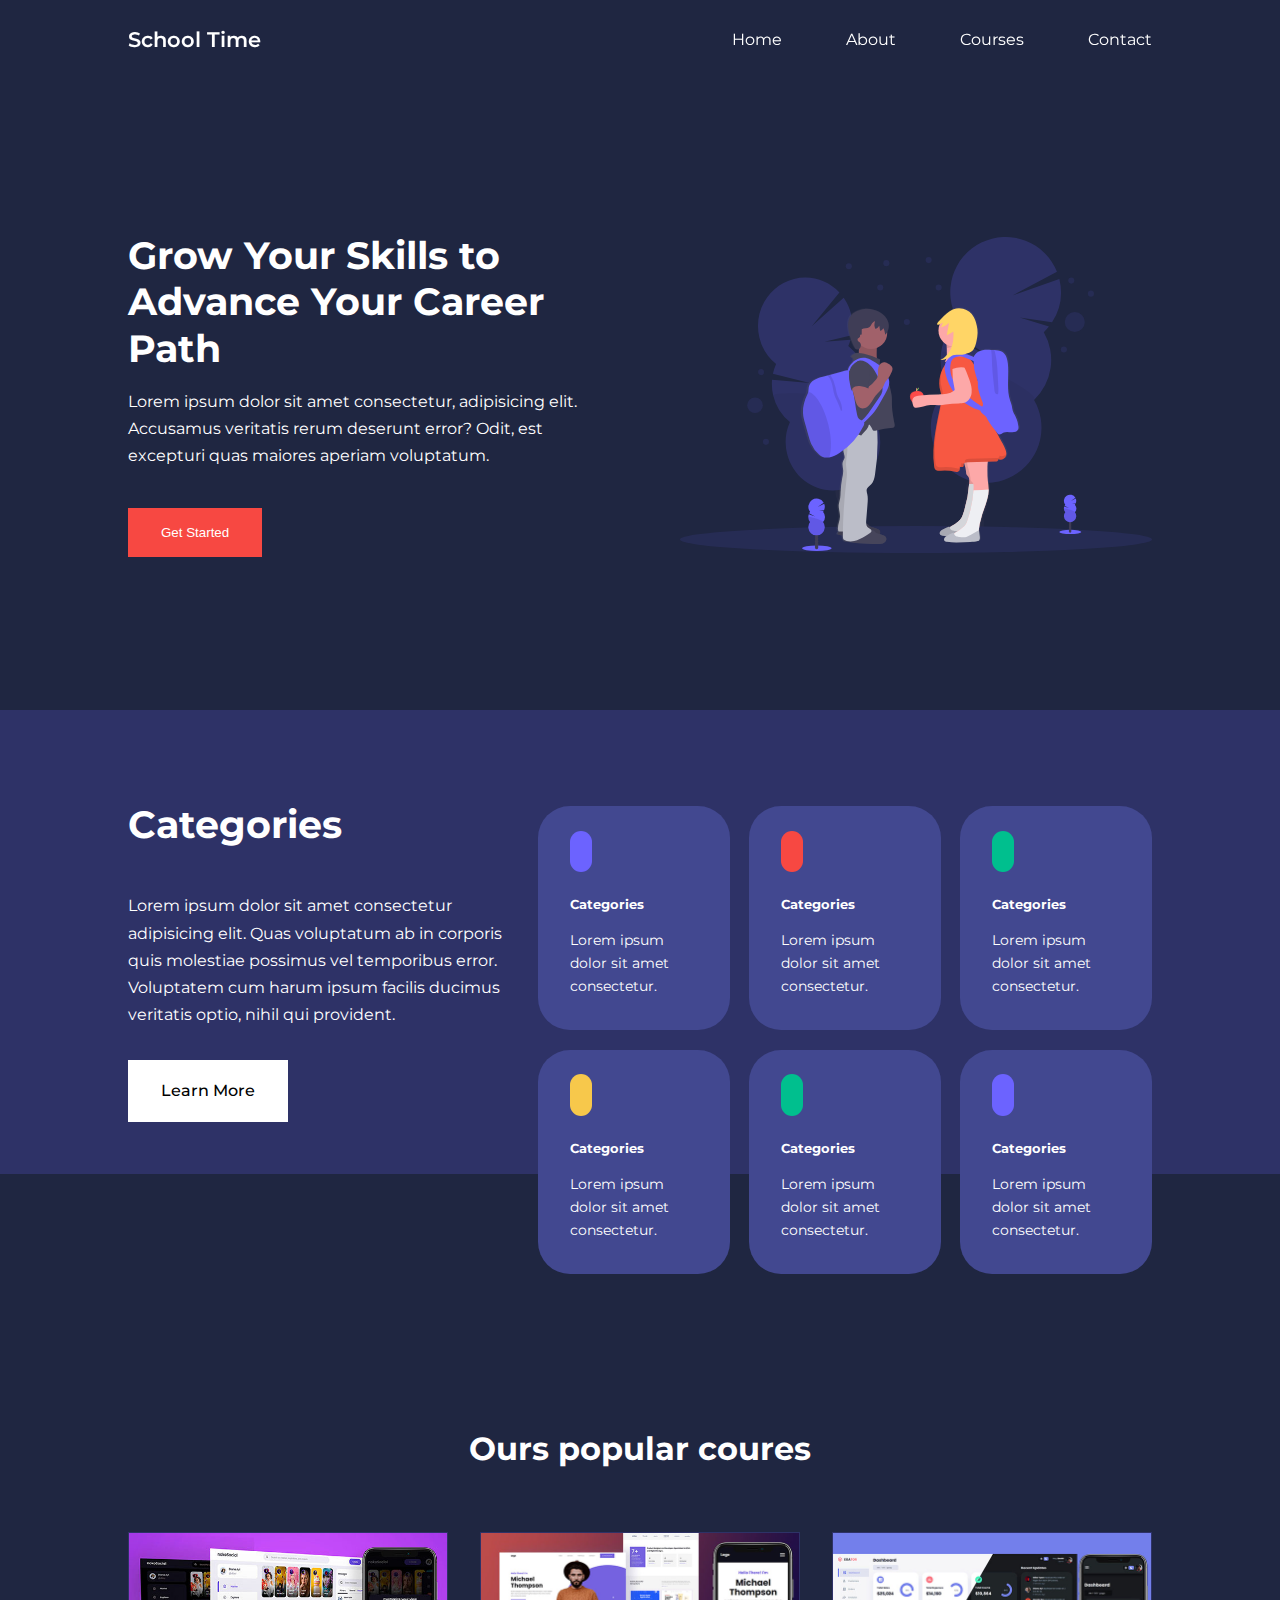
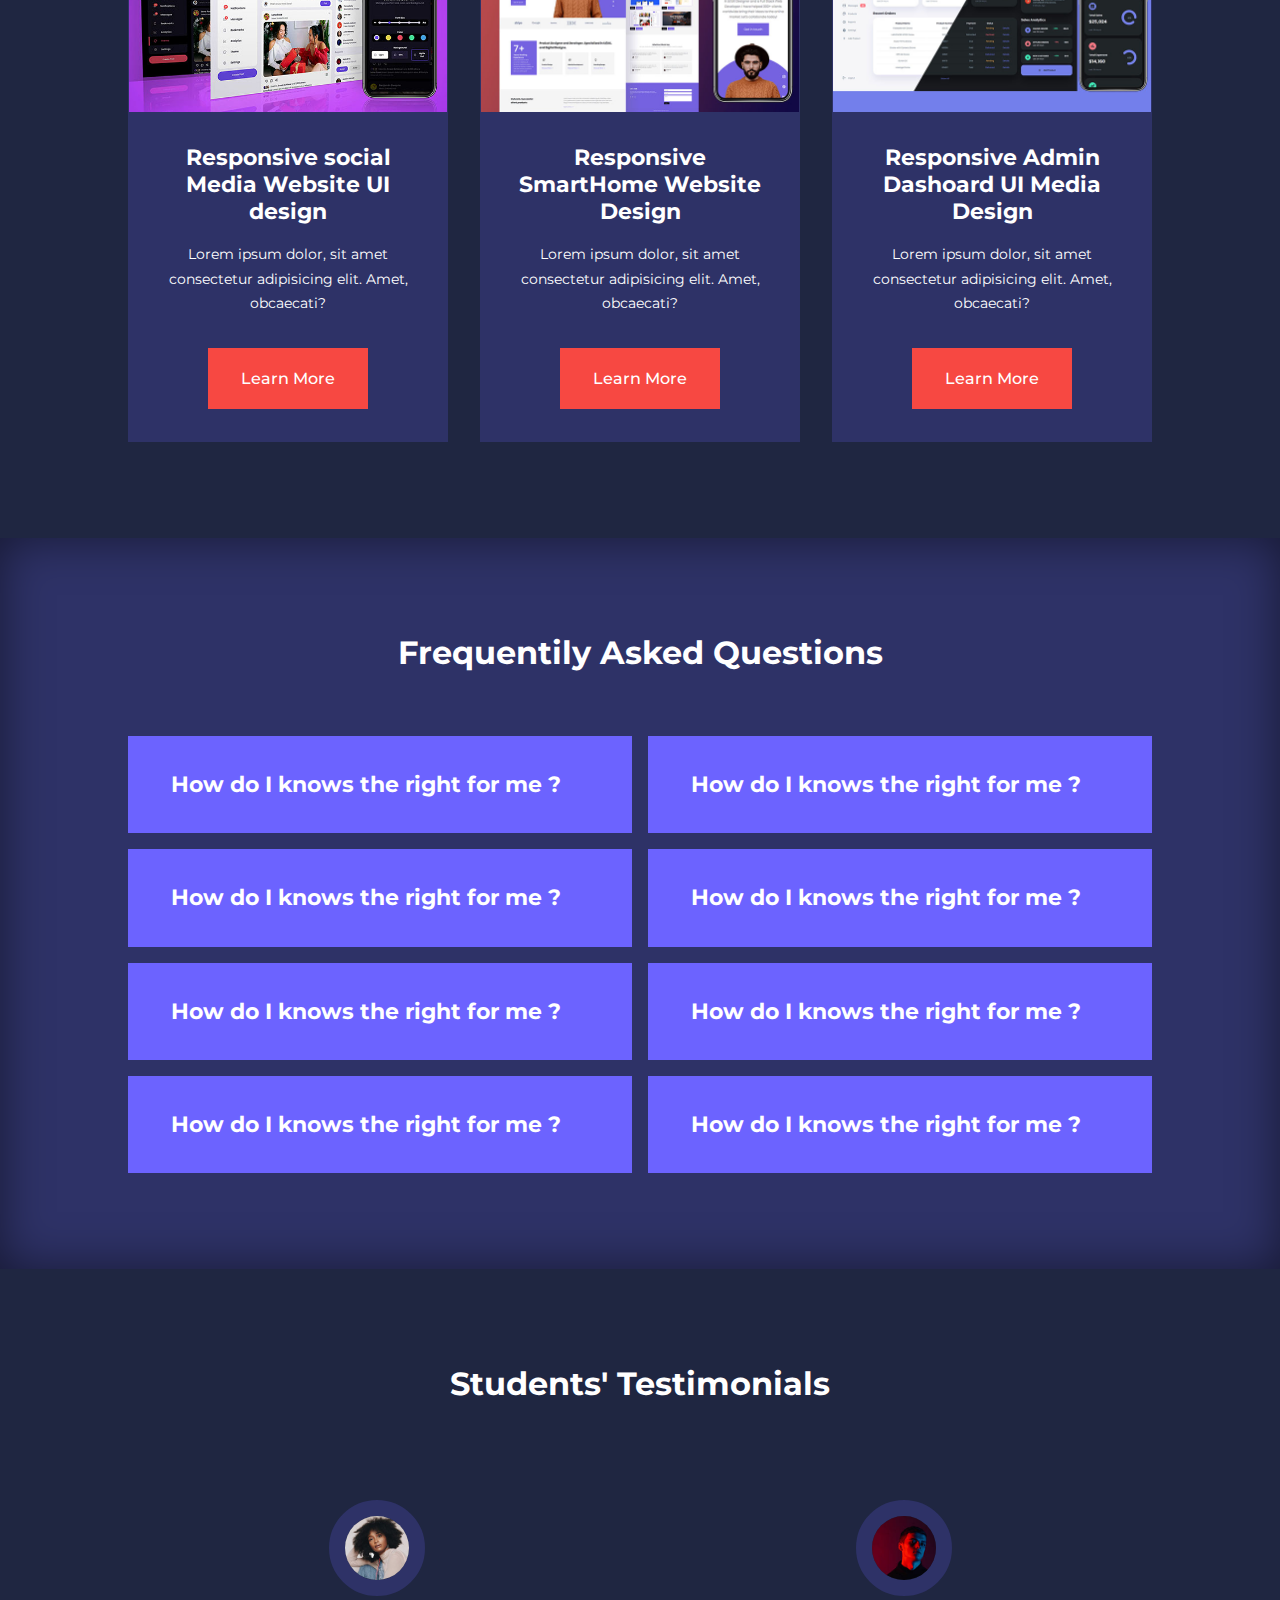
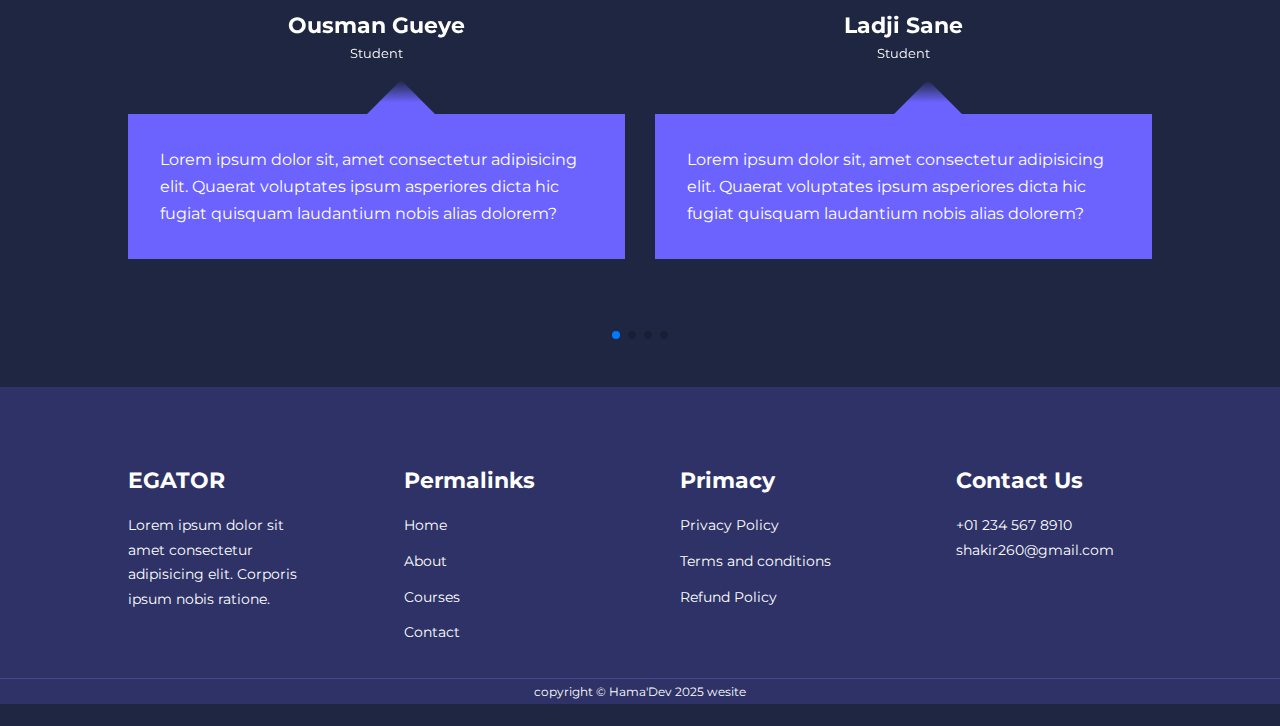
<file: Hospitol-web-site/index.html>
<!DOCTYPE html>
<html lang="en">
<head>
    <meta charset="UTF-8">
    <meta name="viewport" content="width=device-width, initial-scale=1.0">
    <title>Hospitals Website</title>
    
    <link rel="stylesheet" href="./css/styles.css">
    <link rel="preconnect" href="https://fonts.googleapis.com">
    <link rel="preconnect" href="https://fonts.gstatic.com" crossorigin>
    <link href="https://fonts.googleapis.com/css2?family=Montserrat:wght@300;400;500;600;700;800;900&display=swap" rel="stylesheet">
    <link rel="stylesheet" href="https://unicons.iconscout.com/release/v4.0.8/css/line.css">
    <link rel="stylesheet"href="https://cdn.jsdelivr.net/npm/swiper@11/swiper-bundle.min.css">
</head>
<body>

    <!---------------------------------------- Navigation ---------------------------------------->
    <nav>
        <div class="container nav_container">
            <a href="index.html" class="logo">School Time</a>
            <ul class="nav_menu">
                <li><a href="index.html">Home</a></li>
                <li><a href="about.html">About</a></li>
                <li><a href="courses.html">Courses</a></li>
                <li><a href="contact.html">Contact</a></li>
            </ul>
            <button id="open-menu-btn"><i class="uil uil-bars"></i></button>
            <button id="close-menu-btn"><i class="uil uil-multiply"></i></button>
        </div>
    </nav>

    <!---------------------------------------- Header ---------------------------------------->
    <header>
       <div class="container header_container">
            <div class="header_left">
                <h1>Grow Your Skills to Advance Your Career Path</h1>
                <p>Lorem ipsum dolor sit amet consectetur, adipisicing elit. Accusamus veritatis rerum deserunt error? Odit, est excepturi quas maiores aperiam voluptatum.</p>
                <button class="btn btn-primary">Get Started</button>
            </div>
            <div class="header_right">
                <div class="header_image-right">
                    <img src="./assetes/header.svg" alt="photo">
                </div>
            </div>
       </div>
    </header>
    <!---------------------------------------- section categotires ---------------------------------------->

    <section class="categories">
        <div class="container categories_container">
            <div class="categories_left">
                <h1>Categories</h1>
                <p>
                    Lorem ipsum dolor sit amet consectetur adipisicing elit. Quas voluptatum ab in corporis quis molestiae
                    possimus vel temporibus error. Voluptatem cum harum ipsum facilis ducimus veritatis optio, nihil qui
                    provident.
                </p>
                <a href="#" class="btn">Learn More</a>
            </div>
            
            <div class="categories_right">
                <article class="category">
                    <span class="categories_icon"><i class="uil uil-puzzle-piece"></i></span>
                    <h5>Categories</h5>
                    <p>Lorem ipsum dolor sit amet consectetur.</p>
                </article>
                
                <article class="category">
                    <span class="categories_icon"><i class="uil uil-bitcoin"></i></span>
                    <h5>Categories</h5>
                    <p>Lorem ipsum dolor sit amet consectetur.</p>
                </article>
    
                <article class="category">
                    <span class="categories_icon"><i class="uil uil-dollar-sign usd-icon"></i></span>
                    <h5>Categories</h5>
                    <p>Lorem ipsum dolor sit amet consectetur.</p>
                </article>
    
                <article class="category">
                    <span class="categories_icon"><i class="uil uil-chart-growth"></i></span>
                    <h5>Categories</h5>
                    <p>Lorem ipsum dolor sit amet consectetur.</p>
                </article>
    
                <article class="category">
                    <span class="categories_icon"><i class="uil uil-megaphone"></i></span>
                    <h5>Categories</h5>
                    <p>Lorem ipsum dolor sit amet consectetur.</p>
                </article>
    
                <article class="category">
                    <span class="categories_icon"><i class="uil uil-music"></i></span>
                    <h5>Categories</h5>
                    <p>Lorem ipsum dolor sit amet consectetur.</p>
                </article>
            </div>
        </div>
    </section>
    <!---------------------------------------- section categotires  end---------------------------------------->

    <!---------------------------------------- section courses  star---------------------------------------->
    <section class="coures">
        <h2>Ours popular coures</h2>
        <div class="container coures_container">
            <article class="coure">
                <div class="coure_images">
                    <img src="./assetes/course1.jpg" alt="">
                </div>
                <div class="coures_info">
                    <h4>Responsive social Media Website UI design</h4>
                    <p> Lorem ipsum dolor, sit amet consectetur adipisicing elit. Amet, obcaecati?</p>
                    <a href="courses.html" class="btn btn-primary">Learn More</a>
                </div>
            </article>

            <article class="coure">
                <div class="coure_images">
                    <img src="./assetes/course2.jpg" alt="">
                </div>
                <div class="coures_info">
                    <h4>Responsive SmartHome  Website  Design</h4>
                    <p> Lorem ipsum dolor, sit amet consectetur adipisicing elit. Amet, obcaecati?</p>
                    <a href="courses.html" class="btn btn-primary">Learn More</a>
                </div>
            </article>

           <article class="coure">
                <div class="coure_images">
                    <img src="./assetes/course3.jpg" alt="">
                </div>
                <div class="coures_info">
                    <h4>Responsive Admin Dashoard UI Media  Design</h4>
                    <p> Lorem ipsum dolor, sit amet consectetur adipisicing elit. Amet, obcaecati?</p>
                    <a href="courses.html" class="btn btn-primary">Learn More</a>
                </div>
            </article>
    
               

        </div>

    </section>
    <!---------------------------------------- section categotires  end-------------------------------->
    <!---------------------------------------- section fas  end---------------------------------------->
    <section class="faqs">
        <h2>Frequentily Asked Questions</h2>
        <div class="container faqs_container">
            <article class="faq">
                <div class="faq_icon"><i class="uil uil-plus"></i></div>
                <div class="question_answers">
                    <h4>How do I knows the right for me ? </h4>
                    <p> Lorem ipsum dolor sit amet consectetur, adipisicing elit. Eligendi nam atque vitae itaque deserunt 
                        consequatur accusantium repellat voluptatem cumque obcaecati!</p>
                </div>
            </article>
            
            <article class="faq">
                <div class="faq_icon"><i class="uil uil-plus"></i></div>
                <div class="question_answers">
                    <h4>How do I knows the right for me ? </h4>
                    <p> Lorem ipsum dolor sit amet consectetur, adipisicing elit. Eligendi nam atque vitae itaque deserunt 
                        consequatur accusantium repellat voluptatem cumque obcaecati!</p>
                </div>
            </article>

            <article class="faq">
                <div class="faq_icon"><i class="uil uil-plus"></i></div>
                <div class="question_answers">
                    <h4>How do I knows the right for me ? </h4>
                    <p> Lorem ipsum dolor sit amet consectetur, adipisicing elit. Eligendi nam atque vitae itaque deserunt 
                        consequatur accusantium repellat voluptatem cumque obcaecati!</p>
                </div>
            </article>

            <article class="faq">
                <div class="faq_icon"><i class="uil uil-plus"></i></div>
                <div class="question_answers">
                    <h4>How do I knows the right for me ? </h4>
                    <p> Lorem ipsum dolor sit amet consectetur, adipisicing elit. Eligendi nam atque vitae itaque deserunt 
                        consequatur accusantium repellat voluptatem cumque obcaecati!</p>
                </div>
            </article>

            <article class="faq">
                <div class="faq_icon"><i class="uil uil-plus"></i></div>
                <div class="question_answers">
                    <h4>How do I knows the right for me ? </h4>
                    <p> Lorem ipsum dolor sit amet consectetur, adipisicing elit. Eligendi nam atque vitae itaque deserunt 
                        consequatur accusantium repellat voluptatem cumque obcaecati!</p>
                </div>
            </article>

            <article class="faq">
                <div class="faq_icon"><i class="uil uil-plus"></i></div>
                <div class="question_answers">
                    <h4>How do I knows the right for me ? </h4>
                    <p> Lorem ipsum dolor sit amet consectetur, adipisicing elit. Eligendi nam atque vitae itaque deserunt 
                        consequatur accusantium repellat voluptatem cumque obcaecati!</p>
                </div>
            </article>

            <article class="faq">
                <div class="faq_icon"><i class="uil uil-plus"></i></div>
                <div class="question_answers">
                    <h4>How do I knows the right for me ? </h4>
                    <p> Lorem ipsum dolor sit amet consectetur, adipisicing elit. Eligendi nam atque vitae itaque deserunt 
                        consequatur accusantium repellat voluptatem cumque obcaecati!</p>
                </div>
            </article>

            <article class="faq">
                <div class="faq_icon"><i class="uil uil-plus"></i></div>
                <div class="question_answers">
                    <h4>How do I knows the right for me ? </h4>
                    <p> Lorem ipsum dolor sit amet consectetur, adipisicing elit. Eligendi nam atque vitae itaque deserunt 
                        consequatur accusantium repellat voluptatem cumque obcaecati!</p>
                </div>
            </article>
        </div>
    </section>
    <!---------------------------------------- section faqs  end---------------------------------------->
    <!-----------------------_container----------------- section testimonials  star---------------------------------------->
    <section class="container testimonials_container mySwiper">
        <h2>Students' Testimonials</h2>
        <div class="swiper-wrapper">
            <article class="testimonial swiper-slide">
                <div class="avatar">
                    <img src="./assetes/avatar1.jpg" alt="avatar">
                    </div>
                    <div class="testimonials_info">
                        <h4>Ousman Gueye</h4>
                        <small>Student</small>
                    </div>
                    <div class="testimonials_body">
                        <p>Lorem ipsum dolor sit, amet consectetur adipisicing elit.
                             Quaerat voluptates ipsum asperiores dicta hic fugiat 
                             quisquam laudantium nobis alias dolorem?</p>
                    </div>
            </article>
            <article class="testimonial swiper-slide">
                <div class="avatar">
                    <img src="./assetes/avatar2.jpg" alt="avatar">
                    </div>
                    <div class="testimonials_info">
                        <h4>Ladji Sane</h4>
                        <small>Student</small>
                    </div>
                    <div class="testimonials_body">
                        <p>Lorem ipsum dolor sit, amet consectetur adipisicing elit.
                             Quaerat voluptates ipsum asperiores dicta hic fugiat 
                             quisquam laudantium nobis alias dolorem?</p>
                    </div>
            </article>
            <article class="testimonial swiper-slide">
                <div class="avatar">
                    <img src="./assetes/avatar3.jpg" alt="avatar">
                    </div>
                    <div class="testimonials_info">
                        <h4>Kristain Alice</h4>
                        <small>Student</small>
                    </div>
                    <div class="testimonials_body">
                        <p>Lorem ipsum dolor sit, amet consectetur adipisicing elit.
                             Quaerat voluptates ipsum asperiores dicta hic fugiat 
                             quisquam laudantium nobis alias dolorem?</p>
                    </div>
            </article>
            <article class="testimonial swiper-slide">
                <div class="avatar">
                    <img src="./assetes/avatar4.jpg" alt="avatar">
                    </div>
                    <div class="testimonials_info">
                        <h4>houphouet Gueye</h4>
                        <small>Student</small>
                    </div>
                    <div class="testimonials_body">
                        <p>Lorem ipsum dolor sit, amet consectetur adipisicing elit.
                             Quaerat voluptates ipsum asperiores dicta hic fugiat 
                             quisquam laudantium nobis alias dolorem?</p>
                    </div>
            </article>
            <article class="testimonial swiper-slide">
                <div class="avatar">
                    <img src="./assetes/avatar5.jpg" alt="avatar">
                    </div>
                    <div class="testimonials_info">
                        <h4>Hadja Bintu</h4>
                        <small>Student</small>
                    </div>
                    <div class="testimonials_body">
                        <p>Lorem ipsum dolor sit, amet consectetur adipisicing elit.
                             Quaerat voluptates ipsum asperiores dicta hic fugiat 
                             quisquam laudantium nobis alias dolorem?
                            </p>
                    </div>
            </article>
        </div>
        <div class="swiper-pagination"></div>
    </section>
    <!---------------------------------------- section testimonials  end---------------------------------------->

    <!---------------------------------------- section footer  star---------------------------------------->
    <footer>
        <div class="container footer_container">
            <div class="footer_1">
                <a href="index.html" class="footer_logo"><h4>EGATOR</h4></a>
                <p>
                    Lorem ipsum dolor sit amet consectetur adipisicing elit. Corporis ipsum nobis ratione.
                </p>
            </div>
            <div class="footer_2">
                <h4>Permalinks</h4>
                <ul class="permalinks">
                    <li><a href="index.html">Home</a></li>
                    <li><a href="about.html">About</a></li>
                    <li><a href="courses.html">Courses</a></li>
                    <li><a href="contact.html">Contact</a></li>
                </ul>
            </div>
            <div class="footer_3">
                <h4>Primacy</h4>
                <ul class="privacy">
                    <li><a href="#">Privacy Policy</a></li>
                    <li><a href="#">Terms and conditions</a></li>
                    <li><a href="#">Refund Policy</a></li>
                </ul>
            </div>
            <div class="footer_4">
                <h4>Contact Us</h4>
                <div>
                    <p>+01 234 567 8910</p>
                    <p>shakir260@gmail.com</p>
                </div>
                <ul class="footer_socials">
                    <li>
                        <a href="#"><i class="uil uil-facebook-f"></i></a>
                    </li>
                    <li>
                        <a href="#"><i class="uil uil-instagram-alt"></i></a>
                    </li>
                    <li>
                        <a href="#"><i class="uil uil-twitter"></i></a>
                    </li>
                    <li>
                        <a href="#"><i class="uil uil-linkedin-alt"></i></a>
                    </li>
                </ul>                
            </div>                
        </div>
        <div class="footer_copyright">
            <small>copyright &copy; Hama'Dev 2025 wesite</small>
           </div> 
    </footer>
    <!---------------------------------------- section footer  end---------------------------------------->

    

<script src="https://cdn.jsdelivr.net/npm/swiper@11/swiper-bundle.min.js"></script>
<script src="./js/main.js"></script>
<script>
    var swiper = new Swiper(".mySwiper", {
      slidesPerView: 1,
      spaceBetween: 30,
      pagination: {
        el: ".swiper-pagination",
        clickable: true,
      },
      // when windows is >=600px
      breakpoints: {
        600: { 
        slidesPerView: 2 
    }
}

    });
  </script>
</body>
</html>
</file>
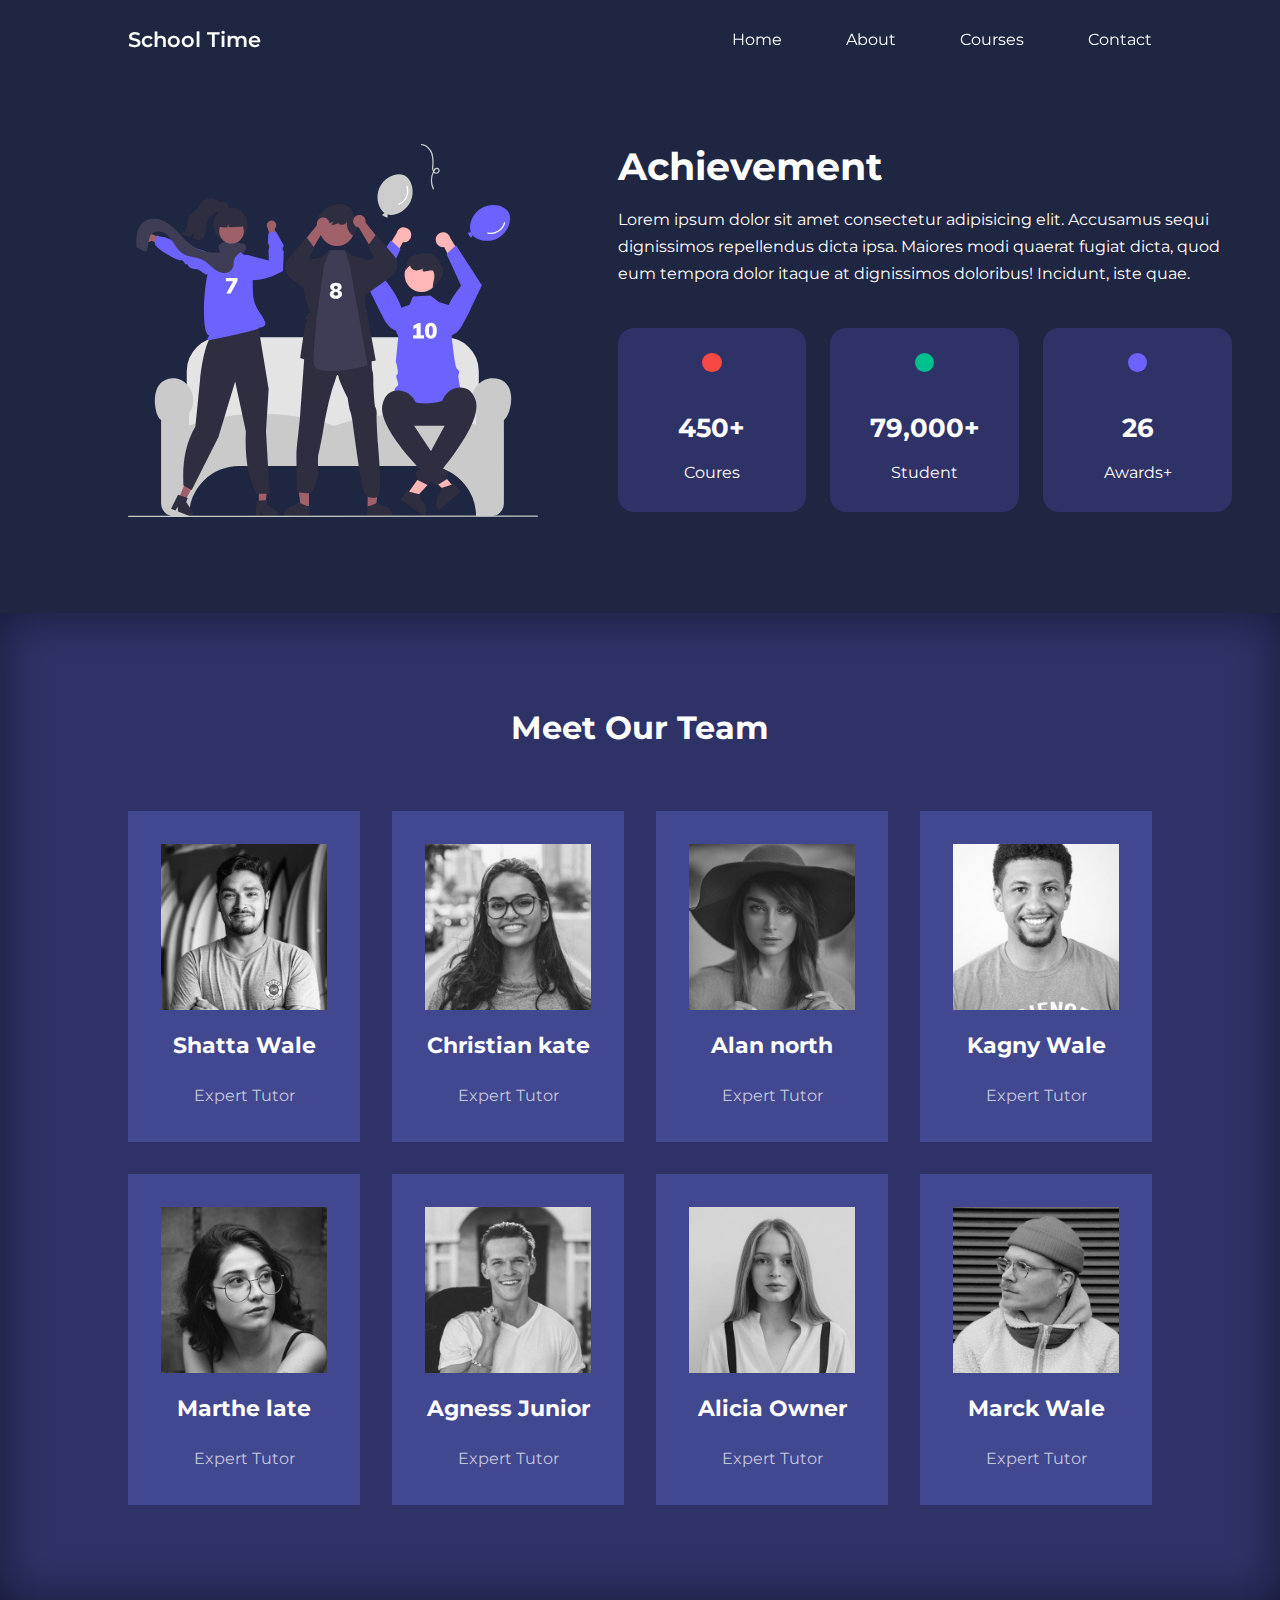
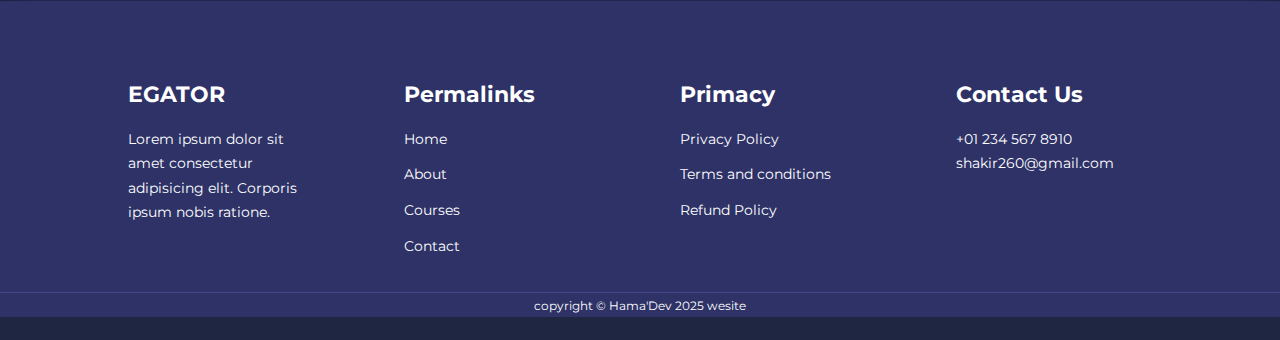
<file: Hospitol-web-site/about.html>
<!DOCTYPE html>
<html lang="en">
<head>
    <meta charset="UTF-8">
    <meta name="viewport" content="width=device-width, initial-scale=1.0">
    <title>Hospitals Website</title>
    
    <link rel="stylesheet" href="./css/styles.css">
    <link rel="stylesheet" href="./css/about.css">
    <link rel="preconnect" href="https://fonts.googleapis.com">
    <link rel="preconnect" href="https://fonts.gstatic.com" crossorigin>
    <link href="https://fonts.googleapis.com/css2?family=Montserrat:wght@300;400;500;600;700;800;900&display=swap" rel="stylesheet">
    <link rel="stylesheet" href="https://unicons.iconscout.com/release/v4.0.8/css/line.css">
</head>
<body>

    <!---------------------------------------- Navigation ---------------------------------------->
    <nav>
        <div class="container nav_container">
            <a href="index.html" class="logo">School Time</a>
            <ul class="nav_menu">
                <li><a href="index.html">Home</a></li>
                <li><a href="about.html">About</a></li>
                <li><a href="courses.html">Courses</a></li>
                <li><a href="">Contact</a></li>
            </ul>
            <button id="open-menu-btn"><i class="uil uil-bars"></i></button>
            <button id="close-menu-btn"><i class="uil uil-multiply"></i></button>
        </div>
    </nav>
    <!---------------------------------------- Navigation ---------------------------------------->

    <!---------------------------------------- section about---------------------------------------->

    <section class="about_achievement">
        <div class="container about_achievement-container">
            <div class="about_achievement-left">
                <img src="./assetes/about achievements.svg" alt="">
            </div>
            <div class="about_achievement-right">
                <h1>Achievement</h1>
                <p>
                    Lorem ipsum dolor sit amet consectetur adipisicing elit.
                     Accusamus sequi dignissimos repellendus dicta ipsa.
                     Maiores modi quaerat fugiat dicta, quod eum tempora dolor
                      itaque at dignissimos doloribus! Incidunt, iste quae.
                </p>
                <div class="achievement_cards">
                    <article class="achievement_card">
                        <span class="achievemnt_icon">
                            <i class="uil uil-video"></i>
                        </span>
                        <h3>450+</h3>
                        <p>Coures</p>
                    </article>

                    <article class="achievement_card">
                        <span class="achievemnt_icon">
                            <i class="uil uil-users-alt"></i>
                        </span>
                        <h3>79,000+</h3>
                        <p>Student</p>
                    </article>

                    <article class="achievement_card">
                        <span class="achievemnt_icon">
                            <i class="uil uil-trophy"></i>
                        </span>
                        <h3>26</h3>
                        <p>Awards+</p>
                    </article>
                </div>
            </div>

        </div>
    </section>
    <!---------------------------------------- section about ---------------------------------------->
    <!---------------------------------------- section  team---------------------------------------->
    <section class="team">
        <h2>Meet Our Team</h1>
        <div class="container team_container">
            <article class="team_membre">
                <div class="team_membre-image">
                    <img src="./assetes/tm1.jpg" alt="">
                </div>
                <div class="team_membre-info">
                    <h4>Shatta Wale</h4>
                    <p>Expert Tutor</p>
                </div>
                <div class="team_membre-socials">
                    <a href="https://www.instagram.com/"><i class="uil uil-instagram"></i></a>
                    <a href="https://www.instagram.com/"><i class="uil uil-twitter-alt"></i></a>
                    <a href="https://www.instagram.com/"><i class="uil uil-linkedin-alt"></i></a>

                </div>
            </article>

            <article class="team_membre">
                <div class="team_membre-image">
                    <img src="./assetes/tm2.jpg" alt="">
                </div>
                <div class="team_membre-info">
                    <h4>Christian kate</h4>
                    <p>Expert Tutor</p>
                </div>
                <div class="team_membre-socials">
                    <a href="https://www.instagram.com/"><i class="uil uil-instagram"></i></a>
                    <a href="https://www.instagram.com/"><i class="uil uil-twitter-alt"></i></a>
                    <a href="https://www.instagram.com/"><i class="uil uil-linkedin-alt"></i></a>

                </div>
            </article>

            <article class="team_membre">
                <div class="team_membre-image">
                    <img src="./assetes/tm3.jpg" alt="">
                </div>
                <div class="team_membre-info">
                    <h4>Alan north</h4>
                    <p>Expert Tutor</p>
                </div>
                <div class="team_membre-socials">
                    <a href="https://www.instagram.com/"><i class="uil uil-instagram"></i></a>
                    <a href="https://www.instagram.com/"><i class="uil uil-twitter-alt"></i></a>
                    <a href="https://www.instagram.com/"><i class="uil uil-linkedin-alt"></i></a>

                </div>
            </article>

            <article class="team_membre">
                <div class="team_membre-image">
                    <img src="./assetes/tm4.jpg" alt="">
                </div>
                <div class="team_membre-info">
                    <h4>Kagny Wale</h4>
                    <p>Expert Tutor</p>
                </div>
                <div class="team_membre-socials">
                    <a href="https://www.instagram.com/"><i class="uil uil-instagram"></i></a>
                    <a href="https://www.instagram.com/"><i class="uil uil-twitter-alt"></i></a>
                    <a href="https://www.instagram.com/"><i class="uil uil-linkedin-alt"></i></a>

                </div>
            </article>

            <article class="team_membre">
                <div class="team_membre-image">
                    <img src="./assetes/tm5.jpg" alt="">
                </div>
                <div class="team_membre-info">
                    <h4>Marthe late</h4>
                    <p>Expert Tutor</p>
                </div>
                <div class="team_membre-socials">
                    <a href="https://www.instagram.com/"><i class="uil uil-instagram"></i></a>
                    <a href="https://www.instagram.com/"><i class="uil uil-twitter-alt"></i></a>
                    <a href="https://www.instagram.com/"><i class="uil uil-linkedin-alt"></i></a>

                </div>
            </article>

            <article class="team_membre">
                <div class="team_membre-image">
                    <img src="./assetes/tm6.jpg" alt="">
                </div>
                <div class="team_membre-info">
                    <h4>Agness Junior</h4>
                    <p>Expert Tutor</p>
                </div>
                <div class="team_membre-socials">
                    <a href="https://www.instagram.com/"><i class="uil uil-instagram"></i></a>
                    <a href="https://www.instagram.com/"><i class="uil uil-twitter-alt"></i></a>
                    <a href="https://www.instagram.com/"><i class="uil uil-linkedin-alt"></i></a>

                </div>
            </article>

            <article class="team_membre">
                <div class="team_membre-image">
                    <img src="./assetes/tm7.jpg" alt="">
                </div>
                <div class="team_membre-info">
                    <h4>Alicia Owner</h4>
                    <p>Expert Tutor</p>
                </div>
                <div class="team_membre-socials">
                    <a href="https://www.instagram.com/"><i class="uil uil-instagram"></i></a>
                    <a href="https://www.instagram.com/"><i class="uil uil-twitter-alt"></i></a>
                    <a href="https://www.instagram.com/"><i class="uil uil-linkedin-alt"></i></a>

                </div>
            </article>

            <article class="team_membre">
                <div class="team_membre-image">
                    <img src="./assetes/tm8.jpg" alt="">
                </div>
                <div class="team_membre-info">
                    <h4>Marck Wale</h4>
                    <p>Expert Tutor</p>
                </div>
                <div class="team_membre-socials">
                    <a href="https://www.instagram.com/"><i class="uil uil-instagram"></i></a>
                    <a href="https://www.instagram.com/"><i class="uil uil-twitter-alt"></i></a>
                    <a href="https://www.instagram.com/"><i class="uil uil-linkedin-alt"></i></a>

                </div>
            </article>

        </div>
    </section>

    <footer>
        <div class="container footer_container">
            <div class="footer_1">
                <a href="index.html" class="footer_logo"><h4>EGATOR</h4></a>
                <p>
                    Lorem ipsum dolor sit amet consectetur adipisicing elit. Corporis ipsum nobis ratione.
                </p>
            </div>
            <div class="footer_2">
                <h4>Permalinks</h4>
                <ul class="permalinks">
                    <li><a href="index.html">Home</a></li>
                    <li><a href="about.html">About</a></li>
                    <li><a href="courses.html">Courses</a></li>
                    <li><a href="contact.html">Contact</a></li>
                </ul>
            </div>
            <div class="footer_3">
                <h4>Primacy</h4>
                <ul class="privacy">
                    <li><a href="#">Privacy Policy</a></li>
                    <li><a href="#">Terms and conditions</a></li>
                    <li><a href="#">Refund Policy</a></li>
                </ul>
            </div>
            <div class="footer_4">
                <h4>Contact Us</h4>
                <div>
                    <p>+01 234 567 8910</p>
                    <p>shakir260@gmail.com</p>
                </div>
                <ul class="footer_socials">
                    <li>
                        <a href="#"><i class="uil uil-facebook-f"></i></a>
                    </li>
                    <li>
                        <a href="#"><i class="uil uil-instagram-alt"></i></a>
                    </li>
                    <li>
                        <a href="#"><i class="uil uil-twitter"></i></a>
                    </li>
                    <li>
                        <a href="#"><i class="uil uil-linkedin-alt"></i></a>
                    </li>
                </ul>                
            </div>                
        </div>
        <div class="footer_copyright">
            <small>copyright &copy; Hama'Dev 2025 wesite</small>
           </div> 
    </footer>
    <!---------------------------------------- section footer  end---------------------------------------->

    

<script src="./js/main.js"></script>
</body>
</html>
</file>
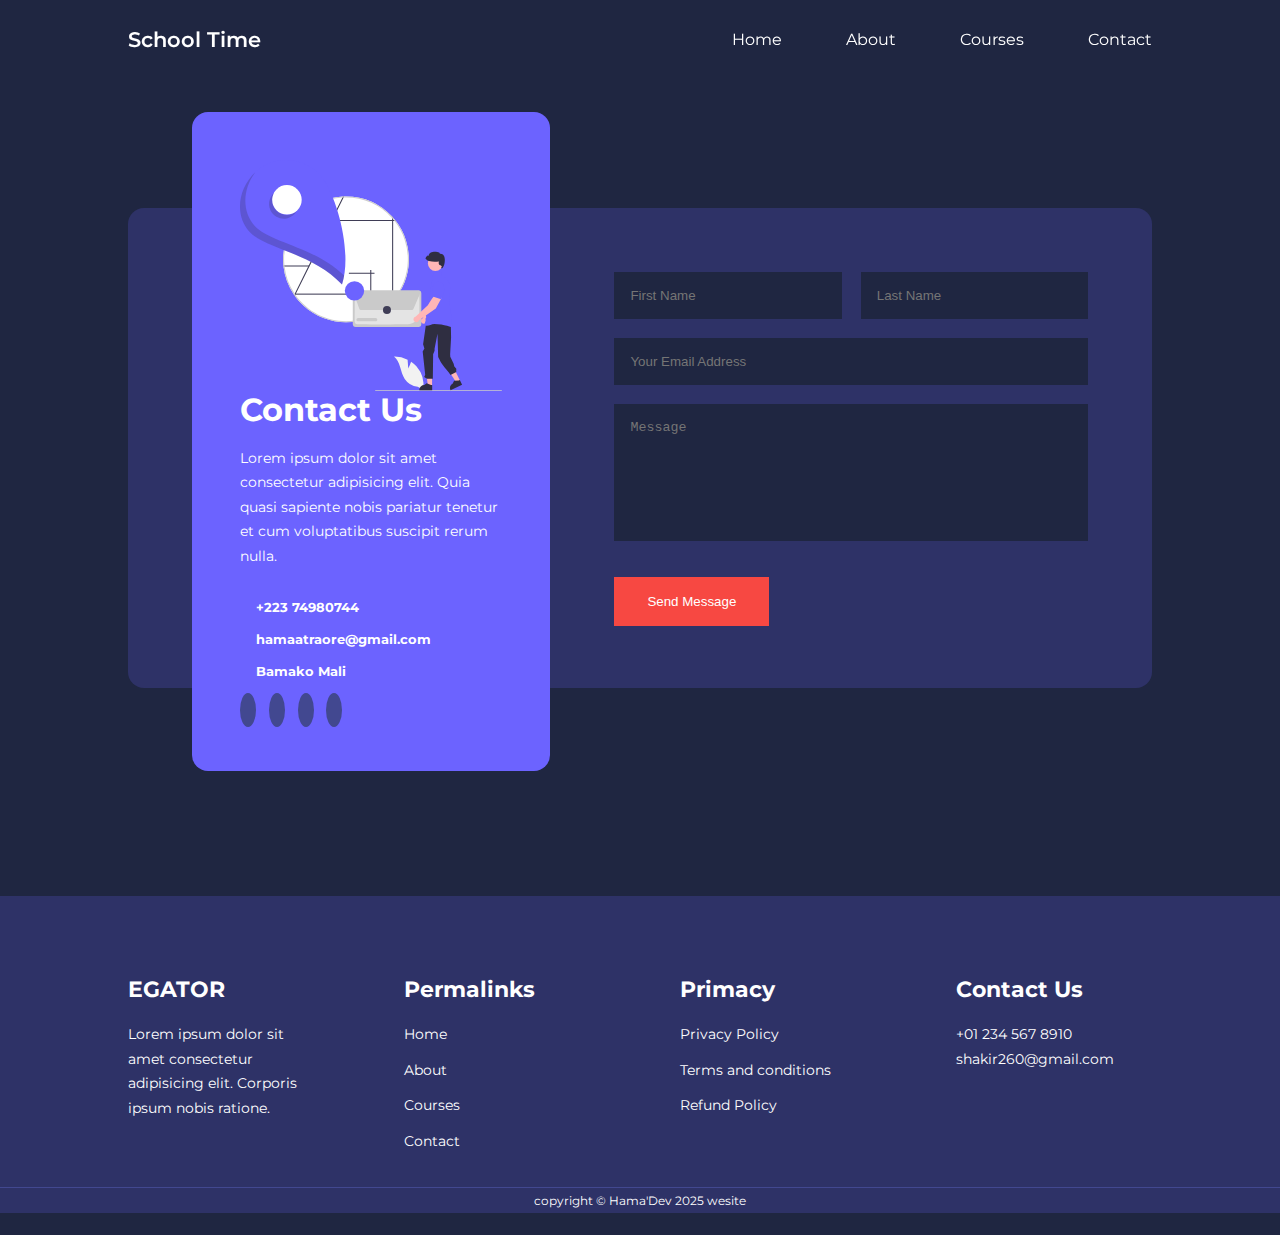
<file: Hospitol-web-site/contact.html>
<!DOCTYPE html>
<html lang="en">
<head>
    <meta charset="UTF-8">
    <meta name="viewport" content="width=device-width, initial-scale=1.0">
    <title>Hospitals Website</title>
    
    <link rel="stylesheet" href="./css/styles.css">
    <link rel="stylesheet" href="./css/Contact.css">
    <link rel="preconnect" href="https://fonts.googleapis.com">
    <link rel="preconnect" href="https://fonts.gstatic.com" crossorigin>
    <link href="https://fonts.googleapis.com/css2?family=Montserrat:wght@300;400;500;600;700;800;900&display=swap" rel="stylesheet">
    <link rel="stylesheet" href="https://unicons.iconscout.com/release/v4.0.8/css/line.css">
</head>
<body>

    <!---------------------------------------- Navigation ---------------------------------------->
    <nav>
        <div class="container nav_container">
            <a href="index.html" class="logo">School Time</a>
            <ul class="nav_menu">
                <li><a href="index.html">Home</a></li>
                <li><a href="about.html">About</a></li>
                <li><a href="courses.html">Courses</a></li>
                <li><a href="contact.html">Contact</a></li>
            </ul>
            <button id="open-menu-btn"><i class="uil uil-bars"></i></button>
            <button id="close-menu-btn"><i class="uil uil-multiply"></i></button>
        </div>
    </nav>
    <!---------------------------------------- Navigation ---------------------------------------->

<section class="contact">
    <div class="container contact_container">
        <aside class="contact_aside">
            <div class="aside_image">
                <img src="./assetes/contact.svg" alt="">
            </div>
            <h2>Contact Us</h2>
            <p>
                Lorem ipsum dolor sit amet consectetur adipisicing elit.
                 Quia quasi sapiente nobis pariatur tenetur et 
                 cum voluptatibus suscipit rerum nulla.
            </p>
            <ul class="contact_details">
                <li>
                    <i class="uil uil-phone-times"></i>
                    <h5>+223 74980744</h5>
                </li>
                <li>
                    <i class="uil uil-envelope"></i>
                    <h5>hamaatraore@gmail.com</h5>
                </li>
                <li>
                    <i class="uil uil-phone-times"></i>
                    <h5>Bamako Mali</h5>
                </li>
            </ul>
            <ul class="contact_socials">
                <li> <a href="https://www.instagram.com/"><i class="uil uil-facebook-f"></i></a></li>
                <li> <a href="https://www.instagram.com/"><i class="uil uil-instagram"></i></a></li>
                <li> <a href="https://www.instagram.com/"><i class="uil uil-linkedin-alt"></i></a></li>
                <li> <a href="https://www.instagram.com/"><i class="uil uil-twitter-alt"></i></a></li>
            </ul>

        </aside>
        <form action="https://formspree.io/f/meoelnan" method="POST" class="contact_form">
            <div class="form_name">
                <input type="text" name="first_name" placeholder="First Name" required>
                <input type="text" name="last_name" placeholder="Last Name" required>
            </div>
            <input type="email" name="email" placeholder="Your Email Address" required>
            <textarea name="message" rows="7" placeholder="Message" required></textarea>
            <button type="submit" class="btn btn-primary">Send Message</button>
        </form>
        
    </div>
</section>

    <footer>
        <div class="container footer_container">
            <div class="footer_1">
                <a href="index.html" class="footer_logo"><h4>EGATOR</h4></a>
                <p>
                    Lorem ipsum dolor sit amet consectetur adipisicing elit. Corporis ipsum nobis ratione.
                </p>
            </div>
            <div class="footer_2">
                <h4>Permalinks</h4>
                <ul class="permalinks">
                    <li><a href="index.html">Home</a></li>
                    <li><a href="about.html">About</a></li>
                    <li><a href="courses.html">Courses</a></li>
                    <li><a href="contact.html">Contact</a></li>
                </ul>
            </div>
            <div class="footer_3">
                <h4>Primacy</h4>
                <ul class="privacy">
                    <li><a href="#">Privacy Policy</a></li>
                    <li><a href="#">Terms and conditions</a></li>
                    <li><a href="#">Refund Policy</a></li>
                </ul>
            </div>
            <div class="footer_4">
                <h4>Contact Us</h4>
                <div>
                    <p>+01 234 567 8910</p>
                    <p>shakir260@gmail.com</p>
                </div>
                <ul class="footer_socials">
                    <li>
                        <a href="#"><i class="uil uil-facebook-f"></i></a>
                    </li>
                    <li>
                        <a href="#"><i class="uil uil-instagram-alt"></i></a>
                    </li>
                    <li>
                        <a href="#"><i class="uil uil-twitter"></i></a>
                    </li>
                    <li>
                        <a href="#"><i class="uil uil-linkedin-alt"></i></a>
                    </li>
                </ul>                
            </div>                
        </div>
        <div class="footer_copyright">
            <small>copyright &copy; Hama'Dev 2025 wesite</small>
           </div> 
    </footer>
    <!---------------------------------------- section footer  end---------------------------------------->

    

<script src="./js/main.js"></script>
</body>
</html>
</file>
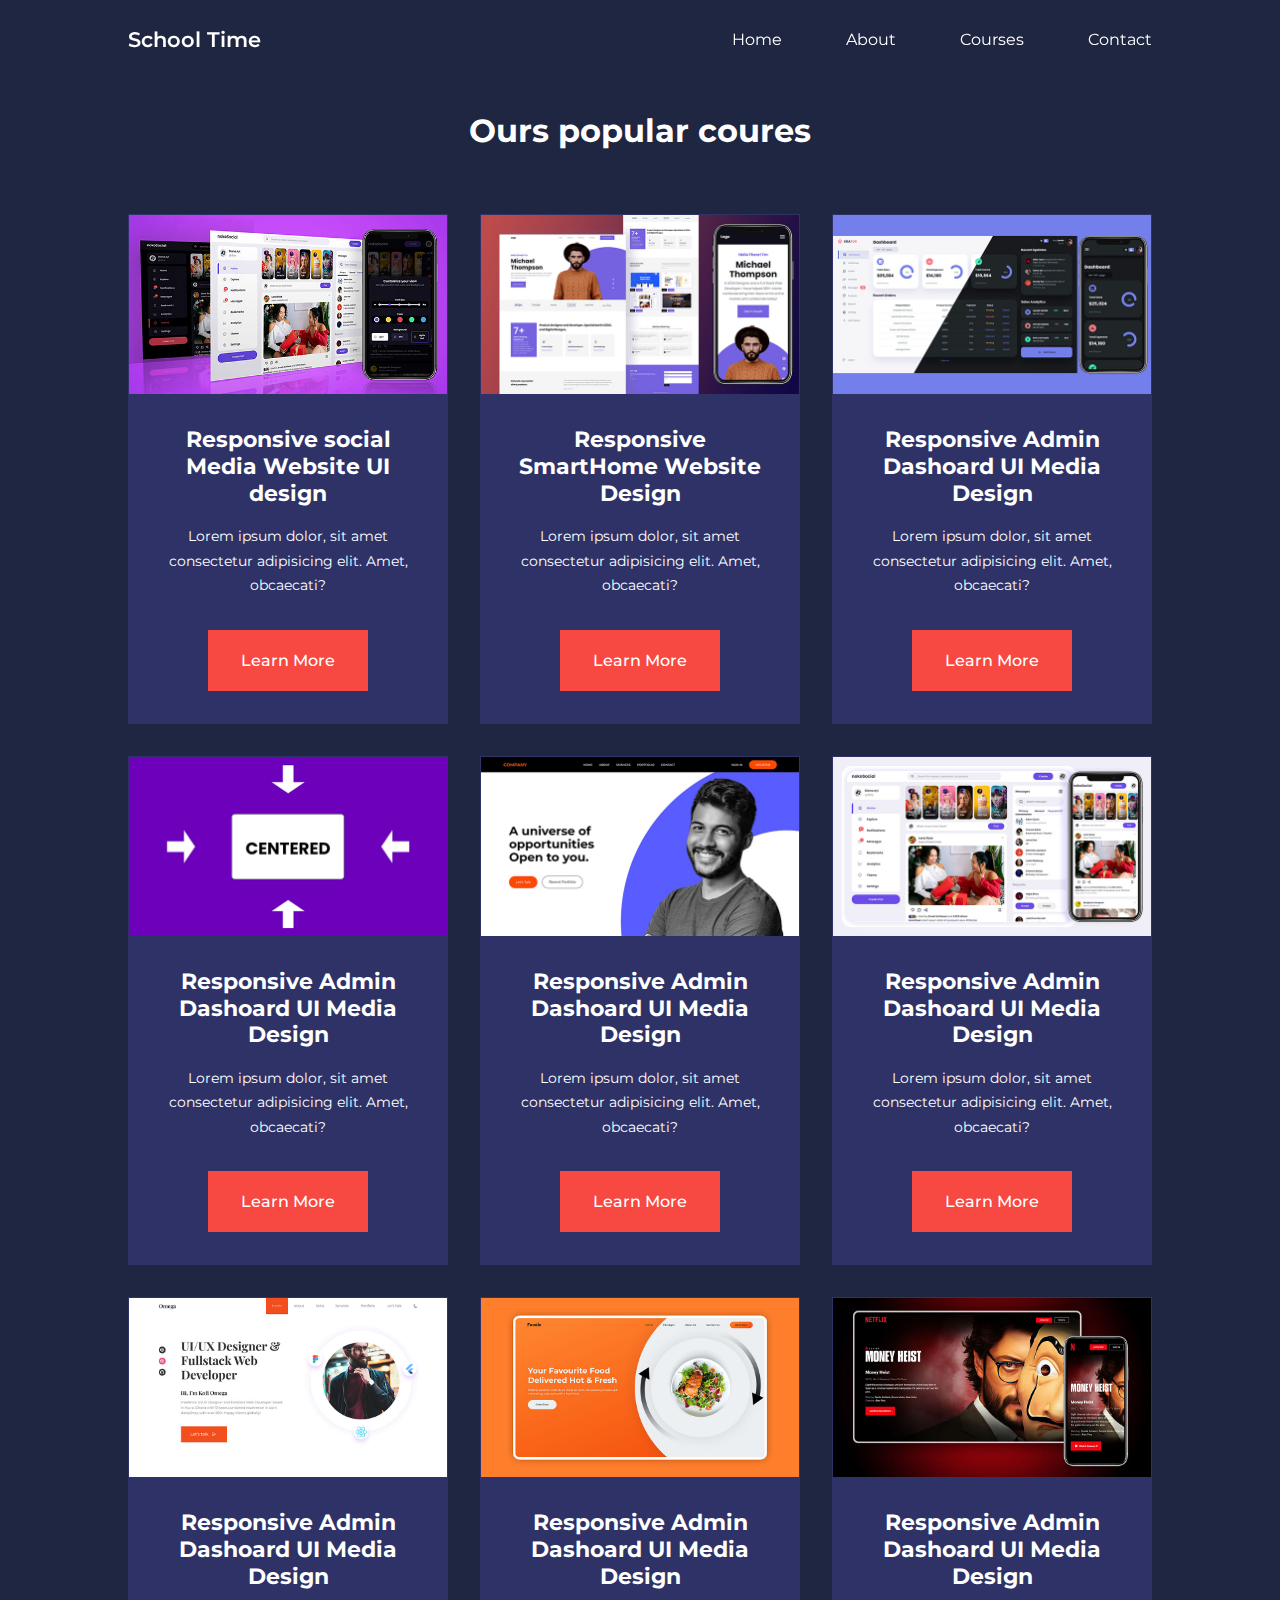
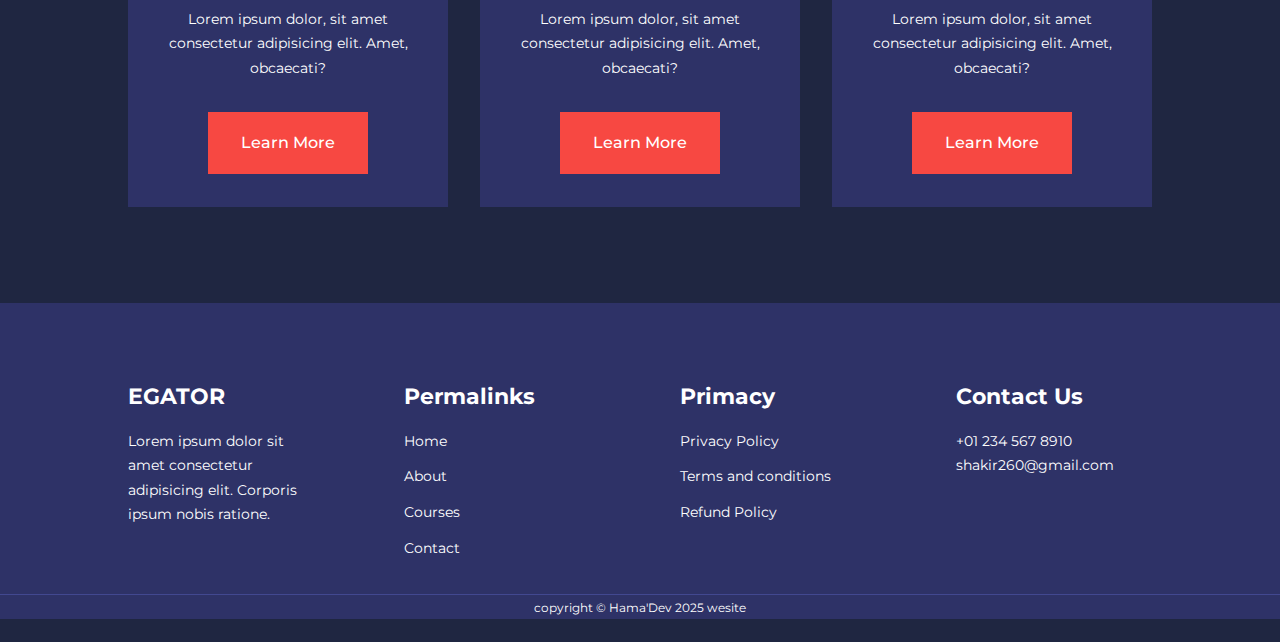
<file: Hospitol-web-site/courses.html>
<!DOCTYPE html>
<html lang="en">
<head>
    <meta charset="UTF-8">
    <meta name="viewport" content="width=device-width, initial-scale=1.0">
    <title>Hospitals Website</title>
    
    <link rel="stylesheet" href="./css/styles.css">
    <link rel="preconnect" href="https://fonts.googleapis.com">
    <link rel="preconnect" href="https://fonts.gstatic.com" crossorigin>
    <link href="https://fonts.googleapis.com/css2?family=Montserrat:wght@300;400;500;600;700;800;900&display=swap" rel="stylesheet">
    <link rel="stylesheet" href="https://unicons.iconscout.com/release/v4.0.8/css/line.css">
    <style>
        .coures{
            margin-top: 1rem;
        }
    </style>
</head>
<body>

    <!---------------------------------------- Navigation ---------------------------------------->
    <nav>
        <div class="container nav_container">
            <a href="index.html" class="logo">School Time</a>
            <ul class="nav_menu">
                <li><a href="index.html">Home</a></li>
                <li><a href="about.html">About</a></li>
                <li><a href="courses.html">Courses</a></li>
                <li><a href="contact.html">Contact</a></li>
            </ul>
            <button id="open-menu-btn"><i class="uil uil-bars"></i></button>
            <button id="close-menu-btn"><i class="uil uil-multiply"></i></button>
        </div>
    </nav>
    <!---------------------------------------- Navigation ---------------------------------------->
    <section class="coures">
        <h2>Ours popular coures</h2>
        <div class="container coures_container">
            <article class="coure">
                <div class="coure_images">
                    <img src="./assetes/course1.jpg" alt="">
                </div>
                <div class="coures_info">
                    <h4>Responsive social Media Website UI design</h4>
                    <p> Lorem ipsum dolor, sit amet consectetur adipisicing elit. Amet, obcaecati?</p>
                    <a href="courses.html" class="btn btn-primary">Learn More</a>
                </div>
            </article>

            <article class="coure">
                <div class="coure_images">
                    <img src="./assetes/course2.jpg" alt="">
                </div>
                <div class="coures_info">
                    <h4>Responsive SmartHome  Website  Design</h4>
                    <p> Lorem ipsum dolor, sit amet consectetur adipisicing elit. Amet, obcaecati?</p>
                    <a href="courses.html" class="btn btn-primary">Learn More</a>
                </div>
            </article>

           <article class="coure">
                <div class="coure_images">
                    <img src="./assetes/course3.jpg" alt="">
                </div>
                <div class="coures_info">
                    <h4>Responsive Admin Dashoard UI Media  Design</h4>
                    <p> Lorem ipsum dolor, sit amet consectetur adipisicing elit. Amet, obcaecati?</p>
                    <a href="courses.html" class="btn btn-primary">Learn More</a>
                </div>
            </article>

            <article class="coure">
                <div class="coure_images">
                    <img src="./assetes/course4.jpg" alt="">
                </div>
                <div class="coures_info">
                    <h4>Responsive Admin Dashoard UI Media  Design</h4>
                    <p> Lorem ipsum dolor, sit amet consectetur adipisicing elit. Amet, obcaecati?</p>
                    <a href="courses.html" class="btn btn-primary">Learn More</a>
                </div>
            </article>
            <article class="coure">
                <div class="coure_images">
                    <img src="./assetes/course5.jpg" alt="">
                </div>
                <div class="coures_info">
                    <h4>Responsive Admin Dashoard UI Media  Design</h4>
                    <p> Lorem ipsum dolor, sit amet consectetur adipisicing elit. Amet, obcaecati?</p>
                    <a href="courses.html" class="btn btn-primary">Learn More</a>
                </div>
            </article>

            <article class="coure">
                <div class="coure_images">
                    <img src="./assetes/course6.jpg" alt="">
                </div>
                <div class="coures_info">
                    <h4>Responsive Admin Dashoard UI Media  Design</h4>
                    <p> Lorem ipsum dolor, sit amet consectetur adipisicing elit. Amet, obcaecati?</p>
                    <a href="courses.html" class="btn btn-primary">Learn More</a>
                </div>
            </article>

            <article class="coure">
                <div class="coure_images">
                    <img src="./assetes/course7.jpg" alt="">
                </div>
                <div class="coures_info">
                    <h4>Responsive Admin Dashoard UI Media  Design</h4>
                    <p> Lorem ipsum dolor, sit amet consectetur adipisicing elit. Amet, obcaecati?</p>
                    <a href="courses.html" class="btn btn-primary">Learn More</a>
                </div>
            </article>

            <article class="coure">
                <div class="coure_images">
                    <img src="./assetes/course8.jpg" alt="">
                </div>
                <div class="coures_info">
                    <h4>Responsive Admin Dashoard UI Media  Design</h4>
                    <p> Lorem ipsum dolor, sit amet consectetur adipisicing elit. Amet, obcaecati?</p>
                    <a href="courses.html" class="btn btn-primary">Learn More</a>
                </div>
            </article>

            <article class="coure">
                <div class="coure_images">
                    <img src="./assetes/course9.jpg" alt="">
                </div>
                <div class="coures_info">
                    <h4>Responsive Admin Dashoard UI Media  Design</h4>
                    <p> Lorem ipsum dolor, sit amet consectetur adipisicing elit. Amet, obcaecati?</p>
                    <a href="courses.html" class="btn btn-primary">Learn More</a>
                </div>
            </article>
    
               

        </div>

    </section>


















<footer>
    <div class="container footer_container">
        <div class="footer_1">
            <a href="index.html" class="footer_logo"><h4>EGATOR</h4></a>
            <p>
                Lorem ipsum dolor sit amet consectetur adipisicing elit. Corporis ipsum nobis ratione.
            </p>
        </div>
        <div class="footer_2">
            <h4>Permalinks</h4>
            <ul class="permalinks">
                <li><a href="index.html">Home</a></li>
                <li><a href="about.html">About</a></li>
                <li><a href="courses.html">Courses</a></li>
                <li><a href="contact.html">Contact</a></li>
            </ul>
        </div>
        <div class="footer_3">
            <h4>Primacy</h4>
            <ul class="privacy">
                <li><a href="#">Privacy Policy</a></li>
                <li><a href="#">Terms and conditions</a></li>
                <li><a href="#">Refund Policy</a></li>
            </ul>
        </div>
        <div class="footer_4">
            <h4>Contact Us</h4>
            <div>
                <p>+01 234 567 8910</p>
                <p>shakir260@gmail.com</p>
            </div>
            <ul class="footer_socials">
                <li>
                    <a href="#"><i class="uil uil-facebook-f"></i></a>
                </li>
                <li>
                    <a href="#"><i class="uil uil-instagram-alt"></i></a>
                </li>
                <li>
                    <a href="#"><i class="uil uil-twitter"></i></a>
                </li>
                <li>
                    <a href="#"><i class="uil uil-linkedin-alt"></i></a>
                </li>
            </ul>                
        </div>                
    </div>
    <div class="footer_copyright">
        <small>copyright &copy; Hama'Dev 2025 wesite</small>
       </div> 
</footer>
<!---------------------------------------- section footer  end---------------------------------------->



<script src="./js/main.js"></script>
</body>
</html>
</file>
<file: Hospitol-web-site/css/styles.css>
* {
    padding: 0;
    margin: 0;
    text-decoration: none;
    list-style: none;
    box-sizing: border-box;
    border: none;
    outline: none;
}
:root {
    --primary-color: #6c63ff;
    --color-success: #00bf8e;
    --color-warning: #f7c84b;
    --color-danger: #f74842;
    --color-danger-variant: rgba(247, 88, 66, 0.4);
    --color-white: #fff;
    --color-light: rgba(255, 255, 255, 0.7);
    --color-black: #000;
    --color-bg: #1f2641;
    --color-bg1: #2e3267;
    --color-bg2: #424890;
    --container-width-lg: 80%;
    --container-width-md: 90%;
    --container-width-sm: 94%;
    --transition: all 400ms ease;
}
body {
    font-family: "Montserrat", sans-serif;
    line-height: 1.7;
    color: var(--color-white);
    background: var(--color-bg);
    overflow-x: hidden;
}
.container {
    width: var(--container-width-lg);
    margin: 0 auto;
}
section {
    padding: 6rem 0;
}
section h2 {
    text-align: center;
    margin-bottom: 4rem;
}
h1, h2, h3, h4, h5 {
    line-height: 1.2;
}
h1 {
    font-size: 2.4rem;
}
h2 {
    font-size: 2rem;
}
h3 {
    font-size: 1.6rem;
}
h4 {
    font-size: 1.4rem;
}
a {
    color: var(--color-white);
}
img {
    display: block;
    width: 100%;
    object-fit: cover;
}
.logo{
    font-size: 1.3rem;
    font-weight: 600;
}
.btn {
    display: inline-block;
    background: var(--color-white);
    color: var(--color-black);
    padding: 1rem 2rem;
    border: 1px solid transparent;
    font-weight: 500;
    transition: var(--transition);
}
.btn:hover {
    background: transparent;
    color: var(--color-white);
    border-color: var(--color-white);
}
.btn-primary {
    background: var(--color-danger);
    color: var(--color-white);
}
nav {
    width: 100vw;
    height: 5rem;
    position: fixed;
    top: 0;
    z-index: 11;
}

/* change navbar styles on scroll using javascript */
.window-scroll {
    background: var(--primary-color);
    box-shadow: 0 1rem 2rem □ rgba(0, 0, 0, 0.3);
}

.nav_container {
    height: 100%;
    display: flex;
    align-items: center;
    justify-content: space-between;
}
nav button {
    display: none;
}

.nav_menu {
    display: flex;
    align-items: center;
    gap: 4rem;
}
.nav_menu a {
    font-size: 1rem;
    transition: var(--transition);
}
.nav_menu a:hover {
    color: var(--color-bg2)
}
header {
    position: relative;
    overflow: hidden;
    top: 5rem;
    margin-bottom: 5rem;
    height: 70vh;
}
.header_container {
    display: grid;
    grid-template-columns: 1fr 1fr;
    align-items: center;
    height: 100%;
    gap: 5rem;
}
.header_left p {
    margin: 1rem 0 2.4rem; 
}
.categories {
    background: var(--color-bg1);
    height: 29rem;
}
.categories h1 {
    line-height: 1;
    margin-bottom: 3rem;
}
.categories_container {
    display: grid;
    grid-template-columns: 40% 60%;
    
}
.categories_left{
    margin-right: 2rem;
}
.categories_left p {
    margin: 1rem 0 2rem;
}
.categories_right {
    display: grid;
    grid-template-columns: repeat(3, 1fr);
    gap: 1.2rem;
}
.category {
    background: var(--color-bg2);
    padding: 2rem;
    border-radius: 2rem;
    transition: var(--transition);
}
.category:hover {
    box-shadow: 0 1rem 2rem rgba(0, 0, 0, 0.3);
    transform: translateY(-5px);
    z-index: 1;
}
.category:nth-child(2) .categories_icon{
    background: var(--color-danger);
}
.category:nth-child(3) .categories_icon{
    background: var(--color-success);
}
.category:nth-child(4) .categories_icon{
    background: var(--color-warning);
}
.category:nth-child(5) .categories_icon{
    background: var(--color-success);
}
.categories_icon {
    background: var(--primary-color);
    padding: 0.7rem;
    border-radius: 0.9rem;
    }
    .category h5 {
    margin: 2rem 0 1rem;
    }
    .category p{
        font-size: 0.85rem;
    }
     /* =============================.course end ===========================*/
    .coures{
        margin-top: 10rem;
    }
    .coures_container{
        display: grid;
        grid-template-columns: repeat(3, 1fr);
        gap: 2rem;
    }
    .coure{
        background: var(--color-bg1);
        text-align: center;
        border: 1px solid transparent;
        transition: var(--transition);
        
    }
    .coure:hover{
        background: transparent;
        border-color: var(--primary-color);
    }
    .coures_info{
        padding: 2rem;
    }
    .coures_info p{
        margin: 1.2em 0 2rem;
        font-size: 0.9rem;
    }
    /* =============================.course end ===========================*/

    /* =============================.Faqs star ===========================*/
    .faqs{
        background: var(--color-bg1);
        box-shadow: inset 0 0 3rem rgba(0, 0, 0, 0.5);
    }
    .faqs_container{
        display: grid;
        grid-template-columns: 1fr 1fr;
        gap: 1rem;
    }
    .faq{
        padding: 1.5rem;
        display: flex;
        align-items: center;
        height: fit-content;
        gap: 1.2rem;
        background: var(--primary-color);
        cursor: pointer;

    }
    .faq h4{
        font-size: 1.4rem;
        line-height: 2.2;
    }
    .faq_icon{
        align-self: flex-start;
        font-size: 1.3rem;
    }
    .faq p{
        margin-top: 0.8rem;
        display: none;
    }
    .faq.open p{
        display: block;
    }
    /* =============================.Faqs end ===========================*/
     /* =============================.Testimonials star  ===========================*/

.testimonials_container{
    overflow-x: hidden;
    position: relative;
    margin-bottom: 2rem;
}
.testimonial{
    padding-top: 2rem;
}
.avatar{
    width: 6rem;
    height: 6rem;
    border-radius: 50%;
    overflow: hidden;
    margin: 0 auto 1rem;
    border: 1rem solid var(--color-bg1);
}
.testimonials_info{
    text-align: center;
}
.testimonials_body{
    background: var(--primary-color);
    padding: 2rem;
    margin-top: 3rem;
    position: relative;
}
     /* =============================.testomilas end ===========================*/
.testimonials_body::before{
    content: '';
    display: block;
    background: linear-gradient(135deg, transparent, var(--primary-color), var(--primary-color), var(--primary-color));
    height: 3rem;
    width: 3rem;
    position: absolute;
    left: 50%;
    top: -1.5rem;
    transform: rotate(45deg);
}
footer{
    background: var(--color-bg1);
    padding-top: 5rem;
    font-size: 0.9rem;
}
.footer_container{
    display: grid;
    grid-template-columns: repeat(4, 1fr);
    gap: 5rem;
}
.footer_container > div h4{
    margin-bottom: 1.2rem;
}
.footer_1 p{
    margin: 0 0 2rem;
}
footer ul li{
    margin-bottom: 0.7rem;
}
footer ul li a:hover{
    text-decoration: underline;
}
.footer_socials{
    display: flex;
    gap: 1rem;
    font-size: 1.2rem;
    margin-top: 2rem;
}
.footer_copyright{
    text-align: center;
    margin-top: 4rem;
    margin: 1.4rem 0;
    border-top: 1px solid var(--color-bg2);
}
/* Responsive Design */
/* Responsive Design media query */
@media screen  and (max-width:1024px){
  .container{
    width:var(--container-width-md) ;
  }
  h1{
    font-size: 2rem;
  }
  h2{
    font-size: 1.7rem;
  }
  h3{
    font-size: 1.4rem;
  }
  h4{
    font-size: 1.2rem;
  }
/* Responsive Design media query  navbar*/
nav button {
    display: inline-block;
    background: transparent;
    font-size: 1.8rem;
    color: var(--color-white);
    cursor: pointer;
}
nav button#close-menu-btn{
    display: none;
}
.nav_menu{
    position: fixed;
    top: 5rem;
    right: 5%;
    width: 18rem;
    height: fit-content;
    flex-direction: column;
    gap: 0;
    display: none;
}
.nav_menu li{
    width: 100%;
    height: 5.8rem;
    animation: AnimateItemsNav 400ms linear forwards;
    transform-origin: top right;
    opacity: 0;
}
.nav_menu li:nth-child(2){
    animation-delay: 200ms;
}
.nav_menu li:nth-child(3){
    animation-delay: 400ms;
}
.nav_menu li:nth-child(4){
    animation-delay: 600ms;
}

@keyframes AnimateItemsNav {
    0%{
        transform: rotateZ(-90deg) rotateX(90deg) scale(0.1);
    }
    100%{
        transform: rotateZ(0) rotateX(0) scale(1);
        opacity: 1;

    }
    
}
.nav_menu li a{
    background: var(--primary-color);
    box-shadow: -4rem 6rem 10rem rgba(0, 0, 0, 0.6);
    height: 100%;
    width: 100%;
    display: grid;
    place-items: center;
}
.nav_menu li a:hover{
    background: var(--color-bg);
    color: var(--color-white);
}
header{
    height: 52vh;
    margin-bottom: 5rem;
}
.header_container{
    gap: 0;
    padding-bottom: 3rem;
}
.categories{
    height: auto;
}
.categories_container{
    grid-template-columns: 1fr;
    gap: 3rem;
}
.categories_left{
    margin-right: 0;
}
.coures{
    margin-top: 0;
}
.coures_container{
    grid-template-columns: 1fr 1fr;
}
.faqs_container{
    grid-template-columns: 1fr;
}
.faq {
    font-size: 1.9rem;
}
.footer_container{
    grid-template-columns: 1fr 1fr;
}
.question_answers h4{
    font-size: 2.1rem;
}
}
/*media creen µ*/
@media screen and (max-width:600px) {
    .container{
        width: var(--container-width-md);
    }
    .nav_menu{
        right: 3%;
    }
     /* =============================.header end ===========================*/

header{
    height: 100vh;
}
.header_container{
    grid-template-columns: 1fr;
    text-align: center;
    margin-top: 0;
}
.header_left p{
    margin-bottom: 1.3rem;
}
.categories_right{
    grid-template-columns: 1fr 1fr;
    gap: 0.7rem;
}
.category{
    padding: 1rem;
    border-radius: 1rem;
}
.categories_icon{
    margin-top: 4px;
    display: inline-block;
}
     /* =============================.course star ===========================*/
.coures_container{
    grid-template-columns: 1fr;
}
     /* =============================.testimanials star ===========================*/
     .testimonials_body{
        padding: 1.2rem;
     }
     .faq h4{
        font-size: 1rem;
     }
     .question_answers p{
        font-size: 1.2rem;
     }
     .faqs h2{
        font-size: 1.5rem;
     }
     /* =============================.coufooterrse end ===========================*/

     .footer_container{
        grid-template-columns: 1fr;
        text-align: center;
        gap: 2rem;
     }
     .footer_1 p{
        margin: 1rem auto;
     }
     .footer_socials{
        justify-content: center;
     }
    
}
</file>
<file: Hospitol-web-site/css/about.css>
/* =============================achievement end ===========================*/
   
    .about_achievement{
        margin-top: 3rem;
    }
    .about_achievement-container{
        display: grid;
        grid-template-columns: 40% 60%;
        gap: 5rem;
    }
    .about_achievement-right > p{
        margin: 1rem 0 2.5rem;
    }
    .achievement_cards{
        display: grid;
        grid-template-columns: repeat(3, 1fr);
        gap: 1.5rem;
        transition: var(--transition);
    }
    .achievement_card{
        background: var(--color-bg1);
        padding: 1.6rem;
        border-radius: 1rem;
        text-align: center;

    }
    .achievement_card:hover{
        background: var(--color-bg2);
        box-shadow: 0 3rem 3rem rgba(0, 0, 0, 0.3);
    }
    .achievemnt_icon{
        background: var(--color-danger);
        padding: 0.6rem;
        border-radius: 1rem;
        display: inline-block;
        margin-bottom: 2rem;
        font-size: 2rem;
    }
    .achievement_card:nth-child(2) .achievemnt_icon{
        background: var(--color-success);
    }
    .achievement_card:nth-child(3) .achievemnt_icon{
        background: var(--primary-color);
    }
    .achievement_card p{
        margin-top: 1rem;
    }
    /* =============================achievement end ===========================*/

    /* =============================team end ===========================*/

    .team{
        background: var(--color-bg1);
        box-shadow: inset 0 0 3rem rgba(0, 0, 0, 0.5);
    }
    .team_container{
        display: grid;
        grid-template-columns: repeat(4, 1fr);
        gap: 2rem;
    }
    .team_membre{
        background: var(--color-bg2);
        padding: 2rem;
        border: 1px solid transparent ;
        transition: var(--transition);
        position: relative;
        overflow: hidden;
    }
    .team_membre:hover{
        background: transparent;
        border-color: var(--primary-color);
    }
    .team_membre-image img{
        filter: saturate(0);
    }
    .team_membre:hover img{
        filter: saturate(1);

    }
    .team_membre-info *{
        text-align: center;
        margin-top: 1.4rem;
    }
    .team_membre-info p{
        color: var(--color-light);
    }
    .team_membre-socials{
        position: absolute;
        top: 50%;
        right: -100%;
        transform: translateY(-50%);
        display: flex;
        flex-direction: column;
        background: var(--primary-color);
        border-radius: 1rem 0 0 1rem;
        box-shadow:  -2rem 0 2rem rgba(0, 0, 0, 0.3); 
        transition: var(--transition);
    }
    .team_membre-socials a{
        padding: 1rem;
    }
    .team_membre:hover .team_membre-socials{
        right: 0;
    }
    /*===================== media crenn tablette phone=====================*/

    @media screen and (max-width:1024px) {
      .about_achievement{
        margin-top: 2rem;
      }
      .about_achievement-container{
        grid-template-columns: 1fr;
        gap: 4rem;
      }
      .about_achievement-left{
        width: 80%;
        margin: 0 auto;
      }
      .team_container{
        grid-template-columns: repeat(3, 1fr);
        gap: 1.5rem;
      }
      .team_membre{
        padding: 1rem;
      }
    }
    /*===================== media crenn mobile phone=====================*/
    @media screen and (max-width:1024px) {
        .achievement_cards{
            grid-template-columns: 1fr 1fr;
            gap: 0.7rem;
        }
        .team_container{
            grid-template-columns: 1fr 1fr;
            gap: 0.8rem;

        }
        .team_membre{
            padding: 0;
        }
        .team_membre p{
            margin-bottom: 1.5rem;
        }
    }
</file>
<file: Hospitol-web-site/css/Contact.css>
.contact_container{
    background: var(--color-bg1);
    padding: 4rem;
    display: grid;
    grid-template-columns: 40% 60%;
    gap: 4rem;
    height: 30rem;
    margin: 7rem auto;
    border-radius: 1rem;
}
.contact_aside{
    background: var(--primary-color);
    padding: 3rem;
    border-radius: 1rem;
    position: relative;
    bottom:  10rem;
}
.aside-image{
    width: 12rem;
    margin-bottom: 2rem;
}
.contact_aside h2{
    text-align: left;
    margin-bottom: 1rem;
}
.contact_aside p{
    font-size: 0.9rem;
    margin-bottom: 2rem;
}
.contact_details li{
    display: flex;
    gap: 1rem;
    text-align: center;
    margin-bottom: 1rem;
}
.contact_socials{
    display: flex;
    gap: 0.8rem;
    margin-right: 3rem;
}
.contact_socials a{
    background: var(--color-bg2);
    padding: 0.5rem;
    border-radius: 50%;
    font-size: 0.9rem;
    transition: var(--transition);
}
.contact_socials a:hover{
    background: transparent;
}
.contact_form{
    display: flex; 
    flex-direction: column;
    gap: 1.2rem;
    margin-right: 4rem;
}
.form_name{
    display: flex;
    gap: 1.2rem;
}
.contact_form input[type="text"]{
    width: 50%;
}
input, textarea{
    width: 100%;
    padding: 1rem;
    background: var(--color-bg);
    color: var(--color-white);
    resize: none;

}
.contact_form .btn{
    width: max-content;
    margin-top: 1rem;
    cursor: pointer;
}
    /*===================== media crenn tablet=====================*/
    @media screen  and (max-width:1024px){
       
       .contact{
        padding-bottom: 0;
       }
        .contact_container{
        gap: 1.5rem;
        margin-top: 3rem;
        height: auto;
        padding: 1.5rem;
       }
       .contact_aside{
        width: auto;
        padding: 1.5rem;
        bottom: 0;
       }
       .contact_form{
        align-self: center;
        margin-right: 1.5rem;
       }
    }
     /*===================== media crenn phone mobile=====================*/
     @media screen  and (max-width:600px){
     .contact_container{
        grid-template-columns: 1fr;
        gap: 3rem;
        margin-top: 0;
        padding: 0;
     }
     .contact_form{
        margin: 0 1.5rem 3rem
     }
     .form_name{
        flex-direction: column;
     }
     .form_name input[type="text"]{
        width: 100%;
     }
     }
</file>
